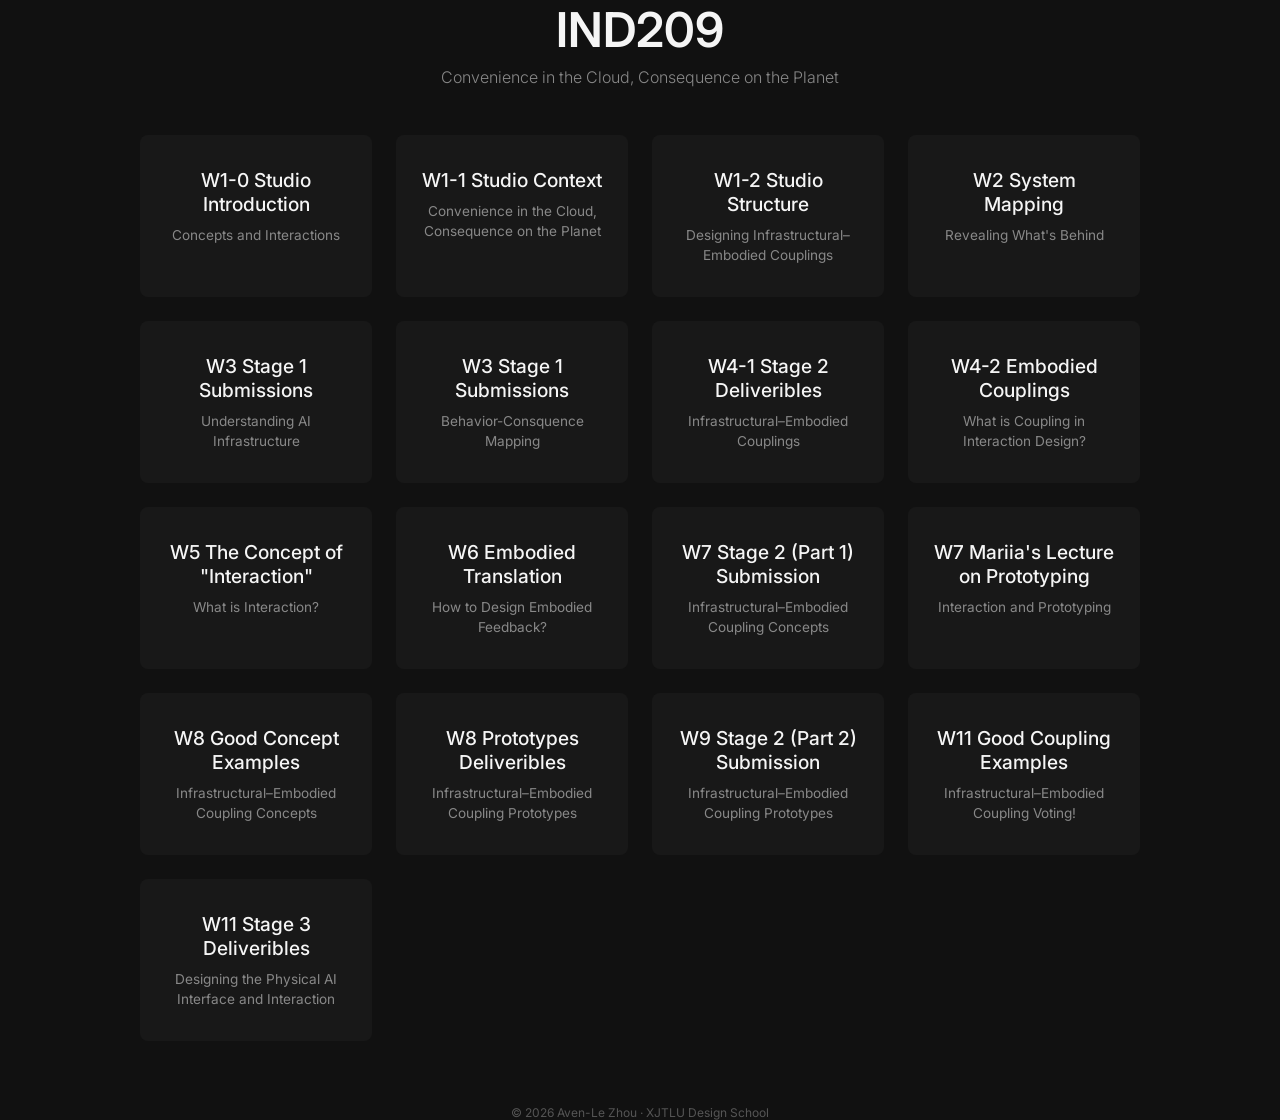
<file: slides/index.html>
<!DOCTYPE html>
<html lang="en">
<head>
  <meta charset="UTF-8" />
  <meta name="viewport" content="width=device-width, initial-scale=1.0" />
  <title>IND209 – Design Studio</title>
  <link rel="stylesheet" href="style.css" />
  <link rel="preconnect" href="https://fonts.googleapis.com">
  <link href="https://fonts.googleapis.com/css2?family=Inter:wght@300;400;600&display=swap" rel="stylesheet">
</head>

<body>

  <div class="container">
    <h1>IND209</h1>
    <p class="subtitle">Convenience in the Cloud, Consequence on the Planet</p>

    <div class="grid">

      <a class="card" href="../studio_intro/">
        <span class="title">W1-0 Studio Introduction</span>
        <span class="desc">Concepts and Interactions</span>
      </a>

      <a class="card" href="../studio_context/">
        <span class="title">W1-1 Studio Context</span>
        <span class="desc">Convenience in the Cloud, Consequence on the Planet</span>
      </a>

      <a class="card" href="../studio_structure/">
        <span class="title">W1-2 Studio Structure</span>
        <span class="desc">Designing Infrastructural–Embodied Couplings</span>
      </a>

      <!-- Duplicate this block for new lectures -->
     
      <a class="card" href="../system_mapping/">
        <span class="title">W2 System Mapping</span>
        <span class="desc">Revealing What's Behind</span>
      </a>

      <!-- -- -->

      <a class="card" href="../A1/SysMap/">
        <span class="title">W3 Stage 1 Submissions</span>
        <span class="desc">Understanding AI Infrastructure</span>
      </a>

      <a class="card" href="../A1/BeConMap/">
        <span class="title">W3 Stage 1 Submissions</span>
        <span class="desc">Behavior-Consquence Mapping</span>
      </a>


      <a class="card" href="../assignment2/">
        <span class="title">W4-1 Stage 2 Deliveribles</span>
        <span class="desc">Infrastructural–Embodied Couplings</span>
      </a>

      <a class="card" href="../coupling_concept/">
        <span class="title">W4-2 Embodied Couplings</span>
        <span class="desc">What is Coupling in Interaction Design?</span>
      </a>

      <a class="card" href="../interaction_concept/">
        <span class="title">W5 The Concept of "Interaction"</span>
        <span class="desc">What is Interaction?</span>
      </a>

      <a class="card" href="../embodied_translation/">
        <span class="title">W6 Embodied Translation</span>
        <span class="desc">How to Design Embodied Feedback?</span>
      </a>

      <a class="card" href="../A2-1/">
        <span class="title">W7 Stage 2 (Part 1) Submission</span>
        <span class="desc">Infrastructural–Embodied Coupling Concepts</span>
      </a>
     
     <a class="card" href="../week7.pdf">
        <span class="title">W7 Mariia's Lecture on Prototyping</span>
        <span class="desc">Interaction and Prototyping</span>
      </a>

     <a class="card" href="../week8.pdf">
        <span class="title">W8 Good Concept Examples</span>
        <span class="desc">Infrastructural–Embodied Coupling Concepts</span>
      </a>

      <a class="card" href="../assignment2-2">
        <span class="title">W8 Prototypes Deliveribles</span>
        <span class="desc">Infrastructural–Embodied Coupling Prototypes</span>
      </a>

      <a class="card" href="../A2-2/">
        <span class="title">W9 Stage 2 (Part 2) Submission</span>
        <span class="desc">Infrastructural–Embodied Coupling Prototypes</span>
      </a>

       <!-- <a class="card">
        <span class="title">W10 No Class</span>
      </a> -->
      
      <a class="card">
        <span class="title">W11 Good Coupling Examples</span>
        <span class="desc">Infrastructural–Embodied Coupling Voting!</span>
      </a>

      <a class="card" href="../assignment3">
        <span class="title">W11 Stage 3 Deliveribles</span>
        <span class="desc">Designing the Physical AI Interface and Interaction</span>
      </a>

    </div>

    <footer>
      © 2026 Aven-Le Zhou · XJTLU Design School
    </footer>

  </div>

</body>
</html>
</file>
<file: slides/style.css>
:root {
  --bg: #111;
  --card-bg: #181818;
  --text: #f5f5f5;
  --subtle: #888;
  --accent: #00c3ff;
}

* {
  margin: 0;
  padding: 0;
  box-sizing: border-box;
}

body {
  font-family: 'Inter', sans-serif;
  background: var(--bg);
  color: var(--text);
  display: flex;
  justify-content: center;
  align-items: center;
  min-height: 100vh;
}

.container {
  width: 90%;
  max-width: 1000px;
  text-align: center;
}

h1 {
  font-weight: 600;
  font-size: 3rem;
  margin-bottom: 0.5rem;
}

.subtitle {
  font-weight: 300;
  color: var(--subtle);
  margin-bottom: 3rem;
}

.grid {
  display: grid;
  grid-template-columns: repeat(auto-fit, minmax(220px, 1fr));
  gap: 1.5rem;
}

.card {
  background: var(--card-bg);
  padding: 2rem 1.5rem;
  border-radius: 8px;
  text-decoration: none;
  color: var(--text);
  transition: transform 0.3s ease, box-shadow 0.3s ease, border 0.3s ease;
  border: 1px solid transparent;
}

.card:hover {
  transform: translateY(-6px);
  box-shadow: 0 10px 30px rgba(0, 195, 255, 0.15);
  border: 1px solid var(--accent);
}

.title {
  display: block;
  font-size: 1.2rem;
  font-weight: 500;
  margin-bottom: 0.5rem;
}

.desc {
  font-size: 0.85rem;
  color: var(--subtle);
}

footer {
  margin-top: 4rem;
  font-size: 0.75rem;
  color: #555;
}
</file>
